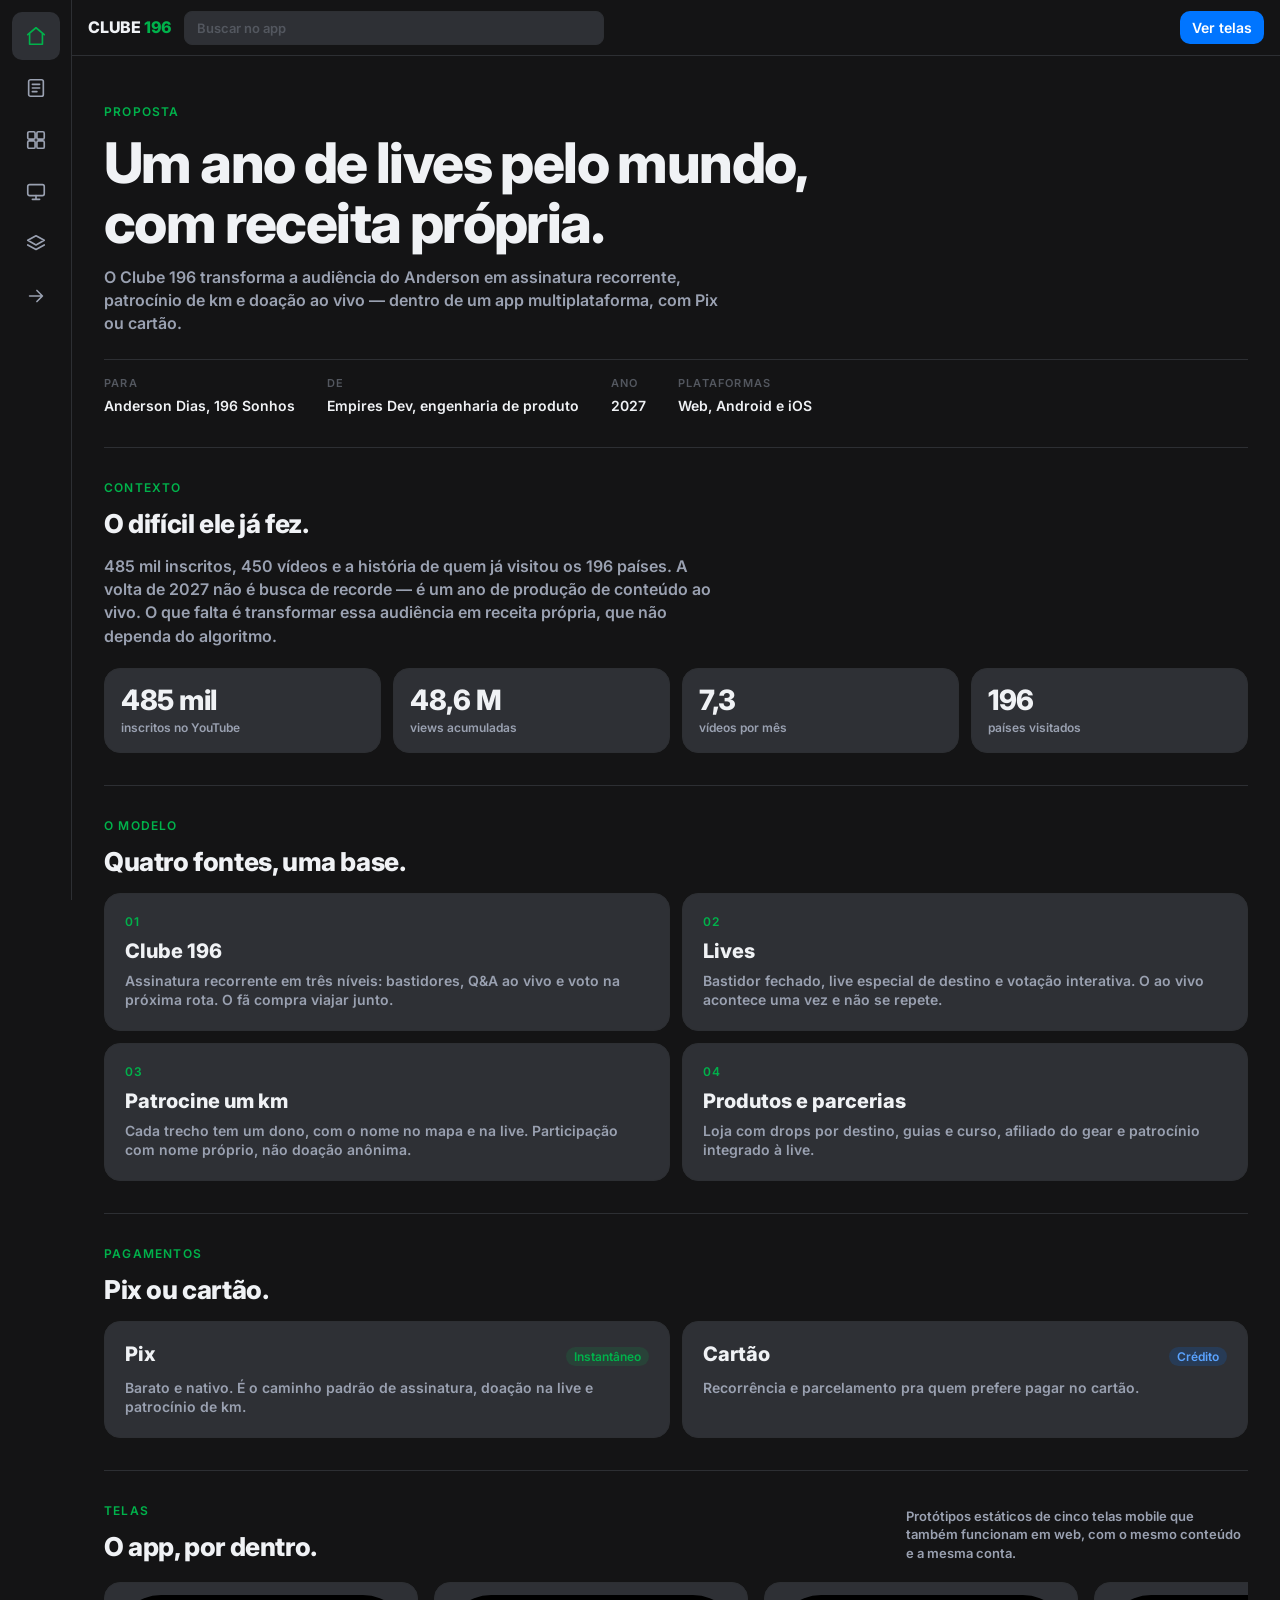
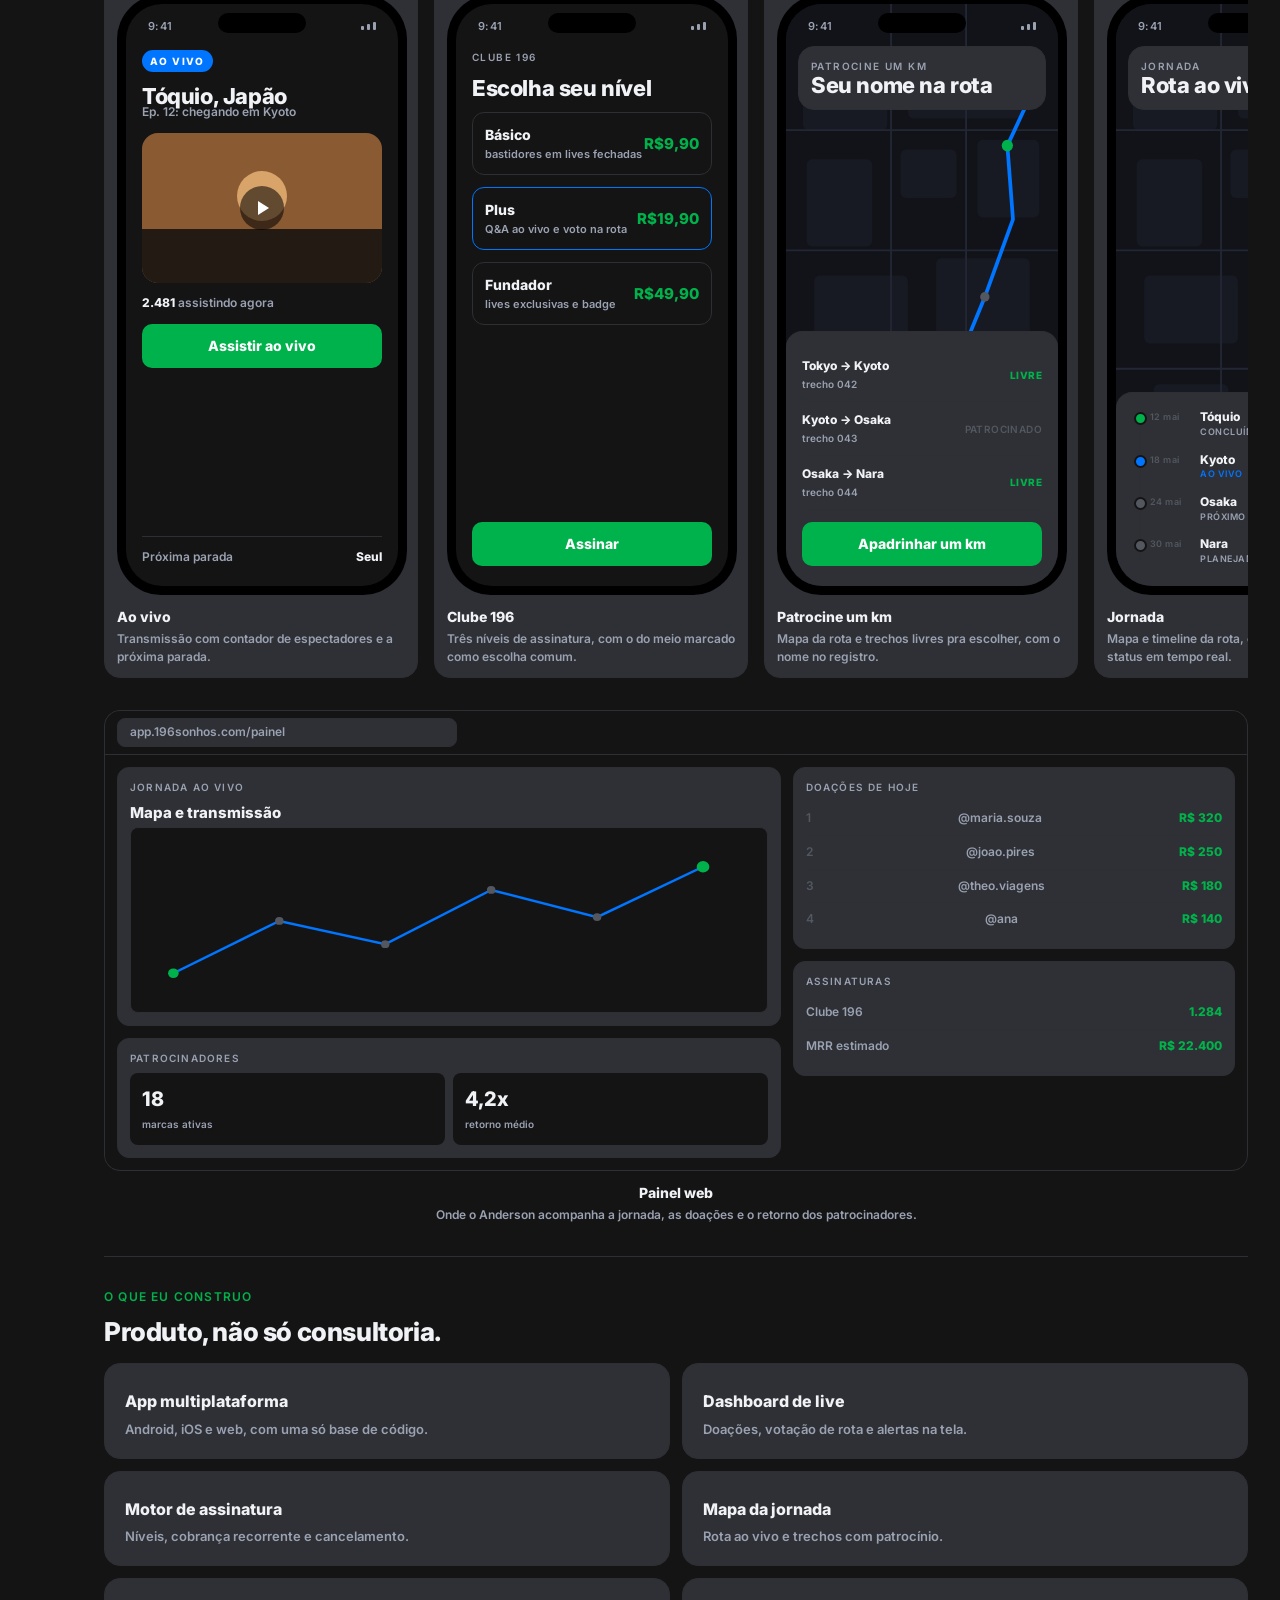
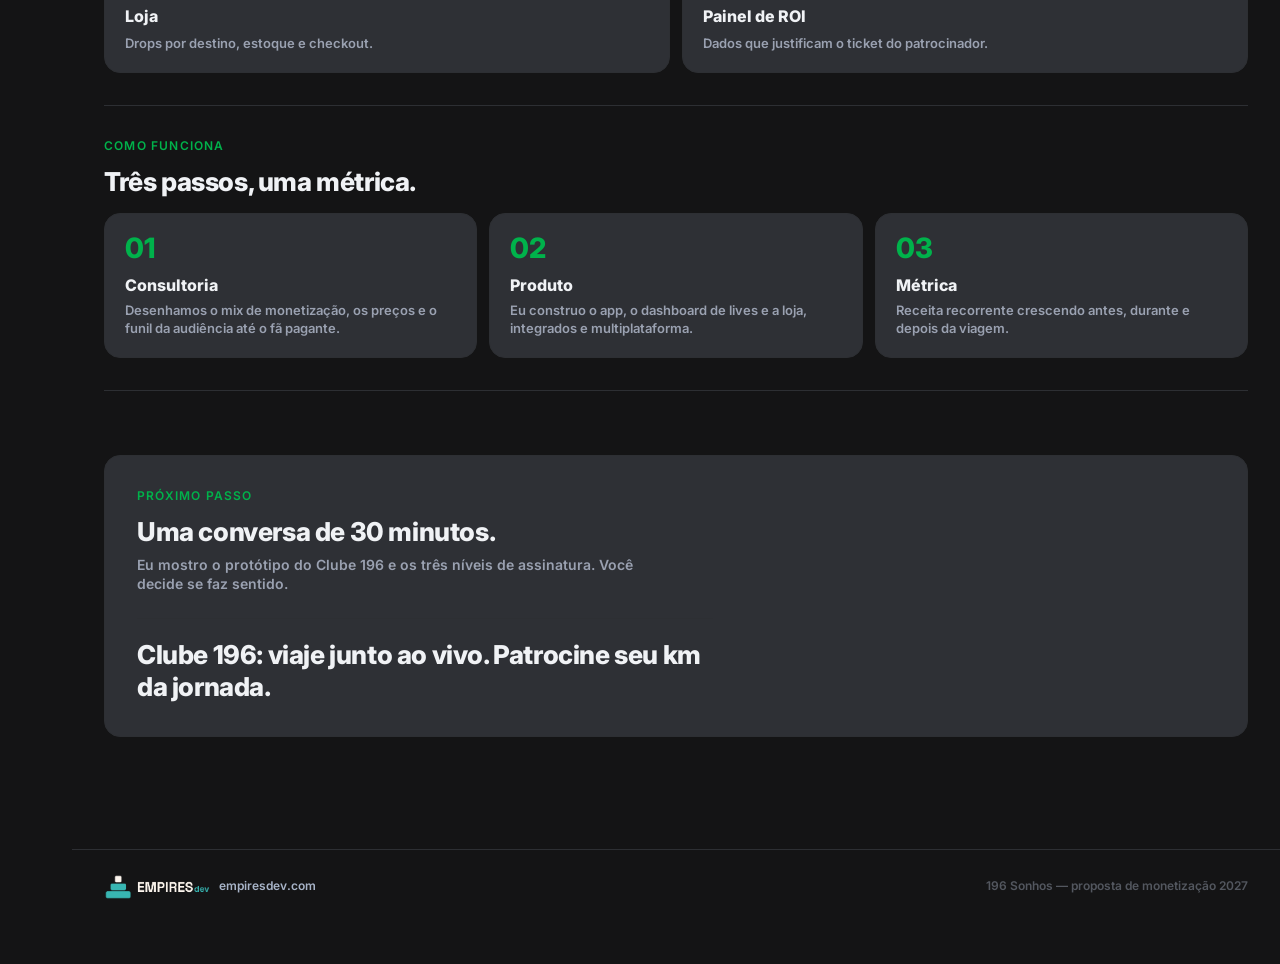
<file: 196-sonhos/index.html>
<!DOCTYPE html>
<html lang="pt-BR">
<head>
<meta charset="UTF-8">
<meta name="viewport" content="width=device-width, initial-scale=1.0">
<meta name="color-scheme" content="dark">
<meta name="robots" content="noindex">
<title>Clube 196 — proposta e telas do app</title>
<link rel="preconnect" href="https://fonts.googleapis.com">
<link rel="preconnect" href="https://fonts.gstatic.com" crossorigin>
<link href="https://fonts.googleapis.com/css2?family=Inter:wght@600;800&display=swap" rel="stylesheet">
<link rel="icon" href="assets/favicon.svg" type="image/svg+xml">
<style>
  :root{
    --canvas:#141415;
    --surface:#2e3035;
    --hairline:#2d2f33;
    --ink:#f0f2f5;
    --muted:#9aa1b1;
    --faint:#53575f;
    --primary:#00b24b;
    --secondary:#0075ff;
    --on-primary:#ffffff;
    --black:#000000;

    --r-xs:4px; --r-sm:6px; --r-md:8px; --r-lg:10px;
    --r-xl:12px; --r-card:16px; --r-full:999px;

    --s-xxs:2px; --s-xs:4px; --s-sm:8px; --s-md:12px;
    --s-lg:16px; --s-xl:20px; --s-xxl:24px; --s-xxxl:32px;

    --emp-navy:#040D20; --emp-cream:#FCF5ED;
    --emp-teal:#38B6B2; --emp-muted:#A8B4C8;
  }
  *{margin:0;padding:0;box-sizing:border-box}
  html{scroll-behavior:smooth}
  body{
    background:var(--canvas);
    color:var(--ink);
    font-family:Inter,sans-serif;
    font-size:14px;
    font-weight:600;
    line-height:1.4;
    -webkit-font-smoothing:antialiased;
  }
  a{color:var(--secondary);text-decoration:none}
  ::selection{background:rgba(0,117,255,.35)}

  /* app shell */
  .rail{
    position:fixed;top:0;bottom:0;left:0;width:72px;z-index:50;
    background:var(--canvas);border-right:1px solid var(--hairline);
    display:flex;flex-direction:column;align-items:center;gap:var(--s-xs);
    padding:var(--s-md) 0;
  }
  .rail a{
    width:48px;height:48px;border-radius:var(--r-lg);
    display:flex;align-items:center;justify-content:center;color:var(--muted);
  }
  .rail a.on{color:var(--primary);background:var(--surface)}
  .rail svg{width:22px;height:22px;stroke:currentColor;fill:none;stroke-width:1.8;stroke-linecap:round;stroke-linejoin:round}
  .main{margin-left:72px;min-height:100vh}

  .topnav{
    position:sticky;top:0;z-index:40;
    display:flex;align-items:center;gap:var(--s-md);
    height:56px;padding:var(--s-sm) var(--s-lg);
    background:var(--canvas);border-bottom:1px solid var(--hairline);
  }
  .brand{font-size:16px;font-weight:800;letter-spacing:-.2px;white-space:nowrap}
  .brand span{color:var(--primary)}
  .search{
    flex:1;max-width:420px;
    background:var(--surface);border:1px solid var(--hairline);
    border-radius:var(--r-md);padding:var(--s-sm) var(--s-md);
    color:var(--ink);font-family:inherit;font-size:13px;font-weight:600;outline:none;
  }
  .search::placeholder{color:var(--faint)}
  .nav-actions{display:flex;gap:var(--s-sm);margin-left:auto}

  .btn{
    display:inline-flex;align-items:center;justify-content:center;gap:6px;
    border:0;border-radius:var(--r-lg);padding:var(--s-sm) var(--s-md);
    font-family:inherit;font-size:14px;font-weight:600;cursor:pointer;white-space:nowrap;
  }
  .btn-primary{background:var(--primary);color:var(--on-primary)}
  .btn-secondary{background:var(--secondary);color:var(--on-primary)}

  .content{max-width:1240px;margin:0 auto;padding:var(--s-xxl) var(--s-xxxl) 80px}

  /* sections */
  .sec{padding:var(--s-xxxl) 0;border-bottom:1px solid var(--hairline)}
  .sec:last-of-type{border-bottom:0}
  .label{
    font-size:12px;font-weight:600;letter-spacing:1.2px;
    text-transform:uppercase;color:var(--primary);margin-bottom:var(--s-md);
  }
  h1{font-size:clamp(34px,4.6vw,56px);font-weight:800;line-height:1.08;letter-spacing:-1.6px}
  h2{font-size:clamp(20px,2.4vw,26px);font-weight:800;line-height:1.15;letter-spacing:-.4px;max-width:22ch}
  h3{font-size:20px;font-weight:800;line-height:1.2}
  .lede{margin-top:var(--s-md);font-size:16px;font-weight:600;line-height:1.45;color:var(--muted);max-width:56ch}
  .sec-head{display:flex;justify-content:space-between;align-items:flex-end;gap:var(--s-lg);margin-bottom:var(--s-lg)}

  /* hero */
  .hero{padding-top:var(--s-xxl)}
  .hero h1{margin-bottom:var(--s-md)}
  .meta{
    display:flex;flex-wrap:wrap;gap:var(--s-xxxl);
    margin-top:var(--s-xxl);padding-top:var(--s-lg);border-top:1px solid var(--hairline);
  }
  .meta div{font-size:14px}
  .meta span{display:block;font-size:11px;font-weight:600;letter-spacing:1.2px;
    text-transform:uppercase;color:var(--faint);margin-bottom:var(--s-xs)}

  /* stat tiles */
  .stats{display:grid;grid-template-columns:repeat(4,1fr);gap:var(--s-md)}
  .stat{background:var(--surface);border:1px solid var(--hairline);
    border-radius:var(--r-card);padding:var(--s-lg)}
  .stat b{display:block;font-size:28px;font-weight:800;line-height:1.1;letter-spacing:-.5px}
  .stat small{display:block;margin-top:var(--s-xs);font-size:12px;color:var(--muted)}

  /* model cards */
  .cards{display:grid;grid-template-columns:1fr 1fr;gap:var(--s-md)}
  .card{background:var(--surface);border:1px solid var(--hairline);
    border-radius:var(--r-card);padding:var(--s-xl)}
  .card .num{font-size:12px;font-weight:600;letter-spacing:1px;color:var(--primary)}
  .card h3{margin:var(--s-sm) 0}
  .card p{font-size:14px;color:var(--muted)}

  /* payments */
  .paygrid{display:grid;grid-template-columns:1fr 1fr;gap:var(--s-md)}
  .paycard{background:var(--surface);border:1px solid var(--hairline);
    border-radius:var(--r-card);padding:var(--s-xl)}
  .paycard h3{display:flex;justify-content:space-between;align-items:baseline;gap:var(--s-md)}
  .pill{display:inline-flex;align-items:center;border-radius:var(--r-full);
    padding:0 var(--s-sm);font-size:12px;font-weight:600;line-height:1.6;white-space:nowrap}
  .pill-green{background:rgba(0,178,75,.14);color:var(--primary)}
  .pill-blue{background:rgba(0,117,255,.16);color:#5aa3ff}
  .paycard p{margin-top:var(--s-md);font-size:14px;color:var(--muted)}

  /* horizontal rail of screens */
  .rail-scroll{
    display:flex;gap:var(--s-lg);overflow-x:auto;
    padding:var(--s-xs) 0 var(--s-md);
    scroll-snap-type:x mandatory;
  }
  .rail-scroll::-webkit-scrollbar{height:6px}
  .rail-scroll::-webkit-scrollbar-thumb{background:var(--hairline);border-radius:var(--r-full)}
  .tile{
    flex:0 0 auto;scroll-snap-align:start;width:314px;
    background:var(--surface);border:1px solid var(--hairline);
    border-radius:var(--r-card);padding:var(--s-md);
  }
  .cap{margin-top:var(--s-md)}
  .cap b{display:block;font-size:14px;font-weight:800}
  .cap span{display:block;font-size:12px;color:var(--muted);margin-top:var(--s-xs);line-height:1.45}

  /* phone */
  .phone{
    width:290px;height:600px;margin:0 auto;
    background:var(--black);border-radius:44px;padding:9px;
  }
  .screen{
    width:100%;height:100%;background:var(--canvas);border-radius:36px;
    overflow:hidden;display:flex;flex-direction:column;position:relative;
  }
  .notch{position:absolute;top:9px;left:50%;transform:translateX(-50%);
    width:88px;height:20px;background:var(--black);border-radius:var(--r-full);z-index:5}
  .status{display:flex;justify-content:space-between;align-items:center;position:relative;z-index:3;
    padding:15px 22px 0;font-size:11px;font-weight:600;color:var(--muted);letter-spacing:.4px}
  .bars{display:flex;gap:3px;align-items:flex-end}
  .bars i{display:block;width:3px;background:var(--muted);border-radius:1px}
  .bars i:nth-child(1){height:4px}
  .bars i:nth-child(2){height:6px}
  .bars i:nth-child(3){height:8px}
  .scr{padding:var(--s-lg) var(--s-lg) var(--s-xl);
    display:flex;flex-direction:column;gap:var(--s-md);flex:1;min-height:0}
  .k{font-size:10px;letter-spacing:1.4px;text-transform:uppercase;color:var(--muted);font-weight:600}
  .livebadge{
    display:inline-flex;align-items:center;width:max-content;
    background:var(--secondary);color:var(--on-primary);
    font-size:10px;font-weight:800;letter-spacing:1.4px;
    padding:var(--s-xs) var(--s-sm);border-radius:var(--r-full);text-transform:uppercase;
  }
  .scr h4{font-size:22px;font-weight:800;letter-spacing:-.4px;line-height:1.1}
  .scr .sub{font-size:12px;color:var(--muted);margin-top:-4px}
  .media{height:150px;border-radius:var(--r-card);overflow:hidden;position:relative;background:#2a2320}
  .media .sky{position:absolute;inset:0;background:#8a5a33}
  .media .sun{position:absolute;width:50px;height:50px;border-radius:50%;background:#d9a46a;top:38px;left:50%;transform:translateX(-50%)}
  .media .ground{position:absolute;left:0;right:0;bottom:0;height:54px;background:#231a14}
  .media .play{position:absolute;inset:0;display:flex;align-items:center;justify-content:center}
  .media .play span{width:44px;height:44px;border-radius:50%;background:rgba(0,0,0,.55);
    display:flex;align-items:center;justify-content:center}
  .media .play span::after{content:"";display:block;width:0;height:0;margin-left:3px;
    border-left:11px solid #fff;border-top:7px solid transparent;border-bottom:7px solid transparent}
  .viewers{font-size:12px;color:var(--muted)}
  .viewers b{color:var(--ink);font-weight:800}
  .btn-green{display:flex;align-items:center;justify-content:center;height:44px;
    border-radius:var(--r-lg);background:var(--primary);color:var(--on-primary);
    font-weight:800;font-size:14px}
  .nextbar{margin-top:auto;border-top:1px solid var(--hairline);padding-top:var(--s-md);
    font-size:12px;color:var(--muted);display:flex;justify-content:space-between}
  .nextbar b{color:var(--ink);font-weight:800}

  .tier{border:1px solid var(--hairline);border-radius:var(--r-xl);
    padding:var(--s-md);display:flex;justify-content:space-between;align-items:center;
    background:var(--canvas)}
  .tier.sel{border-color:var(--secondary)}
  .tier .tn{font-size:14px;font-weight:800}
  .tier .td{font-size:11px;color:var(--muted);margin-top:2px}
  .tier .tp{font-size:15px;font-weight:800;color:var(--primary)}

  .mapbg{position:absolute;inset:0;z-index:0;background:#111319}
  .mapbg svg{display:block;width:100%;height:100%}
  .maphead{position:relative;z-index:2;margin:var(--s-md) var(--s-md) 0;
    background:var(--surface);border:1px solid var(--hairline);
    border-radius:var(--r-card);padding:var(--s-md)}
  .scr-map{padding:0;gap:0;position:relative;z-index:1}
  .sheet{margin-top:auto;background:var(--surface);border-top:1px solid var(--hairline);
    border-radius:var(--r-card) var(--r-card) 0 0;padding:var(--s-lg) var(--s-lg) var(--s-xl)}
  .route-row{display:flex;justify-content:space-between;align-items:center;
    padding:10px 0;border-bottom:1px solid var(--hairline);font-size:12px}
  .route-row:last-child{border-bottom:0}
  .route-row .rn{font-weight:800}
  .route-row .rs{color:var(--muted);font-size:10px;margin-top:2px}
  .free{color:var(--primary);font-weight:800;font-size:10px;letter-spacing:.4px}
  .taken{color:var(--faint);font-weight:600;font-size:10px;letter-spacing:.4px}

  .timeline{position:relative;display:flex;flex-direction:column;gap:13px;padding-left:18px}
  .timeline::before{content:"";position:absolute;left:8px;top:6px;bottom:6px;width:1px;background:var(--hairline)}
  .tl{position:relative;display:flex;gap:10px;align-items:flex-start}
  .tl::before{content:"";position:absolute;left:-16px;top:3px;width:9px;height:9px;border-radius:50%;
    background:var(--faint);border:2px solid var(--canvas);box-sizing:content-box}
  .tl.done::before{background:var(--primary)}
  .tl.now::before{background:var(--secondary)}
  .tl .d{width:40px;flex:none;font-size:9px;color:var(--faint);letter-spacing:.4px;padding-top:2px}
  .tl .c{font-size:12px;font-weight:800}
  .tl .s{font-size:9px;color:var(--muted);letter-spacing:.5px;text-transform:uppercase}
  .tl.now .s{color:var(--secondary)}

  .shop-item{display:flex;gap:var(--s-md);align-items:center;
    padding-bottom:var(--s-md);border-bottom:1px solid var(--hairline)}
  .shop-item:last-of-type{border-bottom:0}
  .thumb{width:48px;height:48px;border-radius:var(--r-md);flex:none}
  .shop-item .si{flex:1}
  .shop-item .sn{font-size:13px;font-weight:800}
  .shop-item .sd{font-size:11px;color:var(--muted);margin-top:2px}
  .shop-item .sp{font-size:13px;font-weight:800;color:var(--ink)}

  /* web dashboard */
  .browser{margin-top:var(--s-xl);background:var(--surface);
    border:1px solid var(--hairline);border-radius:var(--r-card);overflow:hidden}
  .browser .bar{height:44px;background:var(--canvas);border-bottom:1px solid var(--hairline);
    display:flex;align-items:center;padding:0 var(--s-md)}
  .url{background:var(--surface);border:1px solid var(--hairline);border-radius:var(--r-md);
    color:var(--muted);font-size:12px;padding:5px var(--s-md);max-width:340px;flex:1}
  .dash{display:grid;grid-template-columns:1.5fr 1fr;gap:var(--s-md);padding:var(--s-md);background:var(--canvas)}
  .panel{background:var(--surface);border:1px solid var(--hairline);
    border-radius:var(--r-xl);padding:var(--s-md)}
  .panel .pt{font-size:10px;font-weight:600;letter-spacing:1.2px;text-transform:uppercase;color:var(--muted);margin-bottom:var(--s-sm)}
  .panel h5{font-size:15px;font-weight:800;margin-bottom:var(--s-xs)}
  .bigmap{height:186px;position:relative;background:var(--canvas);border-radius:var(--r-md);overflow:hidden;border:1px solid var(--hairline)}
  .bigmap svg{position:absolute;inset:0;width:100%;height:100%}
  .lead-row{display:flex;justify-content:space-between;align-items:center;
    padding:8px 0;border-bottom:1px solid var(--hairline);font-size:12px;color:var(--muted)}
  .lead-row:last-child{border-bottom:0}
  .lead-row .rank{color:var(--faint);width:16px}
  .lead-row .amt{color:var(--primary);font-weight:800}
  .kpi{display:grid;grid-template-columns:1fr 1fr;gap:var(--s-sm)}
  .kpi div{background:var(--canvas);border-radius:var(--r-md);padding:var(--s-md)}
  .kpi b{display:block;font-size:20px;font-weight:800;color:var(--ink)}
  .kpi small{font-size:10px;color:var(--muted)}

  /* deliverables + steps */
  .deliv{display:grid;grid-template-columns:1fr 1fr;gap:var(--s-md)}
  .deliv .card h3{font-size:16px}
  .deliv .card p{font-size:13px;margin-top:var(--s-xs)}
  .steps{display:grid;grid-template-columns:repeat(3,1fr);gap:var(--s-md)}
  .step{background:var(--surface);border:1px solid var(--hairline);
    border-radius:var(--r-card);padding:var(--s-xl)}
  .step .n{font-size:28px;font-weight:800;color:var(--primary);line-height:1;margin-bottom:var(--s-md)}
  .step b{display:block;font-size:16px;font-weight:800;margin-bottom:var(--s-xs)}
  .step p{font-size:13px;color:var(--muted)}

  /* closing */
  .closing{background:var(--surface);border:1px solid var(--hairline);
    border-radius:var(--r-card);padding:var(--s-xxxl);margin-top:var(--s-xxxl)}
  .closing .label{color:var(--primary)}
  .closing h2{max-width:26ch}
  .closing p{margin-top:var(--s-sm);font-size:14px;color:var(--muted);max-width:56ch}
  .ctaline{margin-top:var(--s-xxl);padding-top:var(--s-xl);border-top:1px solid var(--hairline);
    font-size:clamp(18px,2.4vw,26px);font-weight:800;line-height:1.25;letter-spacing:-.4px;max-width:32ch}
  .closing .btn{margin-top:var(--s-xl)}

  footer{max-width:1240px;margin:0 auto;padding:var(--s-xxl) var(--s-xxxl) 64px;
    display:flex;justify-content:space-between;align-items:center;flex-wrap:wrap;gap:var(--s-md);
    font-size:12px;color:var(--faint);border-top:1px solid var(--hairline)}
  .madeby{display:inline-flex;align-items:center;gap:var(--s-sm);color:var(--emp-muted)}
  .madeby img{display:block;height:26px;width:auto}
  .madeby span{font-size:12px;font-weight:600;color:var(--emp-muted)}
  .madeby:hover span{color:var(--emp-teal)}

  @media (max-width:1024px){
    .stats{grid-template-columns:1fr 1fr}
    .cards,.paygrid,.deliv,.steps{grid-template-columns:1fr}
    .dash{grid-template-columns:1fr}
  }
  @media (max-width:768px){
    .main{margin-left:0}
    .rail{display:none}
    .search{display:none}
    .content{padding:var(--s-lg) var(--s-lg) 64px}
    .meta{gap:var(--s-xl)}
    .tile{width:290px}
  }
</style>
</head>
<body>

<nav class="rail" aria-label="Seções">
  <a href="#topo" class="on" title="Início">
    <svg viewBox="0 0 24 24"><path d="M3 10.5 12 3l9 7.5"/><path d="M5 9.5V21h14V9.5"/></svg>
  </a>
  <a href="#contexto" title="Contexto">
    <svg viewBox="0 0 24 24"><rect x="4" y="3" width="16" height="18" rx="2"/><path d="M8 8h8M8 12h8M8 16h5"/></svg>
  </a>
  <a href="#modelo" title="Modelo">
    <svg viewBox="0 0 24 24"><rect x="3" y="3" width="8" height="8" rx="1.5"/><rect x="13" y="3" width="8" height="8" rx="1.5"/><rect x="3" y="13" width="8" height="8" rx="1.5"/><rect x="13" y="13" width="8" height="8" rx="1.5"/></svg>
  </a>
  <a href="#telas" title="Telas">
    <svg viewBox="0 0 24 24"><rect x="3" y="4" width="18" height="12" rx="2"/><path d="M8 20h8M12 16v4"/></svg>
  </a>
  <a href="#produto" title="Produto">
    <svg viewBox="0 0 24 24"><path d="M12 3 3 8l9 5 9-5-9-5Z"/><path d="M3 13l9 5 9-5"/></svg>
  </a>
  <a href="#proximo" title="Próximo passo">
    <svg viewBox="0 0 24 24"><path d="M5 12h14M13 6l6 6-6 6"/></svg>
  </a>
</nav>

<div class="main" id="topo">

  <header class="topnav">
    <div class="brand">CLUBE <span>196</span></div>
    <input class="search" type="text" placeholder="Buscar no app" aria-label="Buscar">
    <div class="nav-actions">
      <button class="btn btn-secondary">Ver telas</button>
    </div>
  </header>

  <main class="content">

    <section class="sec hero">
      <div class="label">Proposta</div>
      <h1>Um ano de lives pelo mundo,<br>com receita própria.</h1>
      <p class="lede">O Clube 196 transforma a audiência do Anderson em assinatura recorrente, patrocínio de km e doação ao vivo — dentro de um app multiplataforma, com Pix ou cartão.</p>
      <div class="meta">
        <div><span>Para</span>Anderson Dias, 196 Sonhos</div>
        <div><span>De</span>Empires Dev, engenharia de produto</div>
        <div><span>Ano</span>2027</div>
        <div><span>Plataformas</span>Web, Android e iOS</div>
      </div>
    </section>

    <section class="sec" id="contexto">
      <div class="sec-head">
        <div>
          <div class="label">Contexto</div>
          <h2>O difícil ele já fez.</h2>
        </div>
      </div>
      <p class="lede" style="margin-bottom:var(--s-xl)">485 mil inscritos, 450 vídeos e a história de quem já visitou os 196 países. A volta de 2027 não é busca de recorde — é um ano de produção de conteúdo ao vivo. O que falta é transformar essa audiência em receita própria, que não dependa do algoritmo.</p>
      <div class="stats">
        <div class="stat"><b>485 mil</b><small>inscritos no YouTube</small></div>
        <div class="stat"><b>48,6 M</b><small>views acumuladas</small></div>
        <div class="stat"><b>7,3</b><small>vídeos por mês</small></div>
        <div class="stat"><b>196</b><small>países visitados</small></div>
      </div>
    </section>

    <section class="sec" id="modelo">
      <div class="sec-head">
        <div>
          <div class="label">O modelo</div>
          <h2>Quatro fontes, uma base.</h2>
        </div>
      </div>
      <div class="cards">
        <div class="card">
          <div class="num">01</div>
          <h3>Clube 196</h3>
          <p>Assinatura recorrente em três níveis: bastidores, Q&amp;A ao vivo e voto na próxima rota. O fã compra viajar junto.</p>
        </div>
        <div class="card">
          <div class="num">02</div>
          <h3>Lives</h3>
          <p>Bastidor fechado, live especial de destino e votação interativa. O ao vivo acontece uma vez e não se repete.</p>
        </div>
        <div class="card">
          <div class="num">03</div>
          <h3>Patrocine um km</h3>
          <p>Cada trecho tem um dono, com o nome no mapa e na live. Participação com nome próprio, não doação anônima.</p>
        </div>
        <div class="card">
          <div class="num">04</div>
          <h3>Produtos e parcerias</h3>
          <p>Loja com drops por destino, guias e curso, afiliado do gear e patrocínio integrado à live.</p>
        </div>
      </div>
    </section>

    <section class="sec">
      <div class="sec-head">
        <div>
          <div class="label">Pagamentos</div>
          <h2>Pix ou cartão.</h2>
        </div>
      </div>
      <div class="paygrid">
        <div class="paycard">
          <h3>Pix <span class="pill pill-green">Instantâneo</span></h3>
          <p>Barato e nativo. É o caminho padrão de assinatura, doação na live e patrocínio de km.</p>
        </div>
        <div class="paycard">
          <h3>Cartão <span class="pill pill-blue">Crédito</span></h3>
          <p>Recorrência e parcelamento pra quem prefere pagar no cartão.</p>
        </div>
      </div>
    </section>

    <section class="sec" id="telas">
      <div class="sec-head">
        <div>
          <div class="label">Telas</div>
          <h2>O app, por dentro.</h2>
        </div>
        <p style="font-size:13px;color:var(--muted);max-width:38ch">Protótipos estáticos de cinco telas mobile que também funcionam em web, com o mesmo conteúdo e a mesma conta.</p>
      </div>

      <div class="rail-scroll">

        <div class="tile">
          <div class="phone"><div class="screen">
            <div class="notch"></div>
            <div class="status"><span>9:41</span><span class="bars"><i></i><i></i><i></i></span></div>
            <div class="scr">
              <span class="livebadge">Ao vivo</span>
              <div>
                <h4>Tóquio, Japão</h4>
                <div class="sub">Ep. 12: chegando em Kyoto</div>
              </div>
              <div class="media">
                <div class="sky"></div><div class="sun"></div><div class="ground"></div>
                <div class="play"><span></span></div>
              </div>
              <div class="viewers"><b>2.481</b> assistindo agora</div>
              <div class="btn-green">Assistir ao vivo</div>
              <div class="nextbar"><span>Próxima parada</span><b>Seul</b></div>
            </div>
          </div></div>
          <div class="cap"><b>Ao vivo</b><span>Transmissão com contador de espectadores e a próxima parada.</span></div>
        </div>

        <div class="tile">
          <div class="phone"><div class="screen">
            <div class="notch"></div>
            <div class="status"><span>9:41</span><span class="bars"><i></i><i></i><i></i></span></div>
            <div class="scr">
              <div class="k">Clube 196</div>
              <h4>Escolha seu nível</h4>
              <div class="tier">
                <div><div class="tn">Básico</div><div class="td">bastidores em lives fechadas</div></div>
                <div class="tp">R$9,90</div>
              </div>
              <div class="tier sel">
                <div><div class="tn">Plus</div><div class="td">Q&amp;A ao vivo e voto na rota</div></div>
                <div class="tp">R$19,90</div>
              </div>
              <div class="tier">
                <div><div class="tn">Fundador</div><div class="td">lives exclusivas e badge</div></div>
                <div class="tp">R$49,90</div>
              </div>
              <div class="btn-green" style="margin-top:auto">Assinar</div>
            </div>
          </div></div>
          <div class="cap"><b>Clube 196</b><span>Três níveis de assinatura, com o do meio marcado como escolha comum.</span></div>
        </div>

        <div class="tile">
          <div class="phone"><div class="screen">
            <div class="mapbg">
              <svg viewBox="0 0 290 600" preserveAspectRatio="none">
                <rect width="290" height="600" fill="#111319"/>
                <g fill="#171a22">
                  <rect x="18" y="70" width="90" height="60" rx="6"/>
                  <rect x="130" y="48" width="120" height="70" rx="6"/>
                  <rect x="22" y="160" width="70" height="90" rx="6"/>
                  <rect x="122" y="150" width="60" height="50" rx="6"/>
                  <rect x="204" y="140" width="66" height="80" rx="6"/>
                  <rect x="30" y="280" width="100" height="70" rx="6"/>
                  <rect x="160" y="262" width="100" height="90" rx="6"/>
                  <rect x="40" y="392" width="80" height="80" rx="6"/>
                  <rect x="152" y="392" width="108" height="70" rx="6"/>
                  <rect x="60" y="510" width="100" height="70" rx="6"/>
                  <rect x="192" y="500" width="80" height="90" rx="6"/>
                </g>
                <g stroke="#232734" stroke-width="2" fill="none">
                  <path d="M0 130 H290"/><path d="M0 254 H290"/><path d="M0 376 H290"/><path d="M0 498 H290"/>
                  <path d="M112 0 V600"/><path d="M192 0 V600"/>
                </g>
                <polyline points="42,506 92,436 132,474 178,382 212,302 242,222 236,146 262,92" fill="none" stroke="#0075ff" stroke-width="4" stroke-linecap="round" stroke-linejoin="round"/>
                <circle cx="42" cy="506" r="6" fill="#00b24b"/>
                <circle cx="132" cy="474" r="5" fill="#53575f"/>
                <circle cx="212" cy="302" r="5" fill="#53575f"/>
                <circle cx="236" cy="146" r="6" fill="#00b24b"/>
              </svg>
            </div>
            <div class="notch"></div>
            <div class="status"><span>9:41</span><span class="bars"><i></i><i></i><i></i></span></div>
            <div class="scr scr-map">
              <div class="maphead">
                <div class="k">Patrocine um km</div>
                <h4>Seu nome na rota</h4>
              </div>
              <div class="sheet">
                <div class="route-row"><div><div class="rn">Tokyo → Kyoto</div><div class="rs">trecho 042</div></div><span class="free">LIVRE</span></div>
                <div class="route-row"><div><div class="rn">Kyoto → Osaka</div><div class="rs">trecho 043</div></div><span class="taken">PATROCINADO</span></div>
                <div class="route-row"><div><div class="rn">Osaka → Nara</div><div class="rs">trecho 044</div></div><span class="free">LIVRE</span></div>
                <div class="btn-green" style="margin-top:var(--s-md)">Apadrinhar um km</div>
              </div>
            </div>
          </div></div>
          <div class="cap"><b>Patrocine um km</b><span>Mapa da rota e trechos livres pra escolher, com o nome no registro.</span></div>
        </div>

        <div class="tile">
          <div class="phone"><div class="screen">
            <div class="mapbg">
              <svg viewBox="0 0 290 600" preserveAspectRatio="none">
                <rect width="290" height="600" fill="#111319"/>
                <g fill="#171a22">
                  <rect x="18" y="70" width="90" height="60" rx="6"/>
                  <rect x="130" y="48" width="120" height="70" rx="6"/>
                  <rect x="22" y="160" width="70" height="90" rx="6"/>
                  <rect x="122" y="150" width="60" height="50" rx="6"/>
                  <rect x="204" y="140" width="66" height="80" rx="6"/>
                  <rect x="30" y="280" width="100" height="70" rx="6"/>
                  <rect x="160" y="262" width="100" height="90" rx="6"/>
                  <rect x="40" y="392" width="80" height="80" rx="6"/>
                  <rect x="152" y="392" width="108" height="70" rx="6"/>
                  <rect x="60" y="510" width="100" height="70" rx="6"/>
                  <rect x="192" y="500" width="80" height="90" rx="6"/>
                </g>
                <g stroke="#232734" stroke-width="2" fill="none">
                  <path d="M0 130 H290"/><path d="M0 254 H290"/><path d="M0 376 H290"/><path d="M0 498 H290"/>
                  <path d="M112 0 V600"/><path d="M192 0 V600"/>
                </g>
                <polyline points="42,506 92,436 132,474 178,382 212,302 242,222 236,146 262,92" fill="none" stroke="#0075ff" stroke-width="4" stroke-linecap="round" stroke-linejoin="round"/>
                <circle cx="42" cy="506" r="6" fill="#00b24b"/>
                <circle cx="132" cy="474" r="5" fill="#53575f"/>
                <circle cx="212" cy="302" r="5" fill="#53575f"/>
                <circle cx="236" cy="146" r="6" fill="#00b24b"/>
              </svg>
            </div>
            <div class="notch"></div>
            <div class="status"><span>9:41</span><span class="bars"><i></i><i></i><i></i></span></div>
            <div class="scr scr-map">
              <div class="maphead">
                <div class="k">Jornada</div>
                <h4>Rota ao vivo</h4>
              </div>
              <div class="sheet">
                <div class="timeline">
                  <div class="tl done"><span class="d">12 mai</span><div><div class="c">Tóquio</div><div class="s">Concluído</div></div></div>
                  <div class="tl now"><span class="d">18 mai</span><div><div class="c">Kyoto</div><div class="s">Ao vivo</div></div></div>
                  <div class="tl"><span class="d">24 mai</span><div><div class="c">Osaka</div><div class="s">Próximo</div></div></div>
                  <div class="tl"><span class="d">30 mai</span><div><div class="c">Nara</div><div class="s">Planejado</div></div></div>
                </div>
              </div>
            </div>
          </div></div>
          <div class="cap"><b>Jornada</b><span>Mapa e timeline da rota, com paradas, datas e status em tempo real.</span></div>
        </div>

        <div class="tile">
          <div class="phone"><div class="screen">
            <div class="notch"></div>
            <div class="status"><span>9:41</span><span class="bars"><i></i><i></i><i></i></span></div>
            <div class="scr">
              <div class="k">Loja</div>
              <h4>Drops da jornada</h4>
              <div class="shop-item"><div class="thumb" style="background:#8a5a33"></div><div class="si"><div class="sn">Camiseta 196</div><div class="sd">drop Tóquio</div></div><div class="sp">R$129</div></div>
              <div class="shop-item"><div class="thumb" style="background:#231a14"></div><div class="si"><div class="sn">Pôster Kyoto</div><div class="sd">edição 042</div></div><div class="sp">R$59</div></div>
              <div class="shop-item"><div class="thumb" style="background:#6b4a2f"></div><div class="si"><div class="sn">Kit Fundador</div><div class="sd">camiseta, pôster e badge</div></div><div class="sp">R$249</div></div>
              <div class="shop-item"><div class="thumb" style="background:#3a2a1e"></div><div class="si"><div class="sn">Copo 196</div><div class="sd">drop Ásia</div></div><div class="sp">R$79</div></div>
              <div class="btn-green" style="margin-top:auto">Ver a loja</div>
            </div>
          </div></div>
          <div class="cap"><b>Loja</b><span>Drops por destino, edição limitada por trecho e bundle de fundador.</span></div>
        </div>

      </div>

      <div class="browser">
        <div class="bar"><div class="url">app.196sonhos.com/painel</div></div>
        <div class="dash">
          <div>
            <div class="panel" style="margin-bottom:var(--s-md)">
              <div class="pt">Jornada ao vivo</div>
              <h5>Mapa e transmissão</h5>
              <div class="bigmap">
                <svg viewBox="0 0 600 190" preserveAspectRatio="none">
                  <polyline points="40,150 140,96 240,120 340,64 440,92 540,40" fill="none" stroke="#0075ff" stroke-width="2.5" stroke-linecap="round"/>
                  <circle cx="40" cy="150" r="5" fill="#00b24b"/>
                  <circle cx="140" cy="96" r="4" fill="#53575f"/>
                  <circle cx="240" cy="120" r="4" fill="#53575f"/>
                  <circle cx="340" cy="64" r="4" fill="#53575f"/>
                  <circle cx="440" cy="92" r="4" fill="#53575f"/>
                  <circle cx="540" cy="40" r="6" fill="#00b24b"/>
                </svg>
              </div>
            </div>
            <div class="panel">
              <div class="pt">Patrocinadores</div>
              <div class="kpi">
                <div><b>18</b><small>marcas ativas</small></div>
                <div><b>4,2x</b><small>retorno médio</small></div>
              </div>
            </div>
          </div>
          <div>
            <div class="panel" style="margin-bottom:var(--s-md)">
              <div class="pt">Doações de hoje</div>
              <div class="lead-row"><span class="rank">1</span><span>@maria.souza</span><span class="amt">R$ 320</span></div>
              <div class="lead-row"><span class="rank">2</span><span>@joao.pires</span><span class="amt">R$ 250</span></div>
              <div class="lead-row"><span class="rank">3</span><span>@theo.viagens</span><span class="amt">R$ 180</span></div>
              <div class="lead-row"><span class="rank">4</span><span>@ana</span><span class="amt">R$ 140</span></div>
            </div>
            <div class="panel">
              <div class="pt">Assinaturas</div>
              <div class="lead-row"><span>Clube 196</span><span class="amt">1.284</span></div>
              <div class="lead-row"><span>MRR estimado</span><span class="amt">R$ 22.400</span></div>
            </div>
          </div>
        </div>
      </div>
      <div class="cap" style="max-width:640px;margin:var(--s-md) auto 0;text-align:center">
        <b>Painel web</b>
        <span>Onde o Anderson acompanha a jornada, as doações e o retorno dos patrocinadores.</span>
      </div>
    </section>

    <section class="sec" id="produto">
      <div class="sec-head">
        <div>
          <div class="label">O que eu construo</div>
          <h2>Produto, não só consultoria.</h2>
        </div>
      </div>
      <div class="deliv">
        <div class="card"><h3>App multiplataforma</h3><p>Android, iOS e web, com uma só base de código.</p></div>
        <div class="card"><h3>Dashboard de live</h3><p>Doações, votação de rota e alertas na tela.</p></div>
        <div class="card"><h3>Motor de assinatura</h3><p>Níveis, cobrança recorrente e cancelamento.</p></div>
        <div class="card"><h3>Mapa da jornada</h3><p>Rota ao vivo e trechos com patrocínio.</p></div>
        <div class="card"><h3>Loja</h3><p>Drops por destino, estoque e checkout.</p></div>
        <div class="card"><h3>Painel de ROI</h3><p>Dados que justificam o ticket do patrocinador.</p></div>
      </div>
    </section>

    <section class="sec">
      <div class="sec-head">
        <div>
          <div class="label">Como funciona</div>
          <h2>Três passos, uma métrica.</h2>
        </div>
      </div>
      <div class="steps">
        <div class="step"><div class="n">01</div><b>Consultoria</b><p>Desenhamos o mix de monetização, os preços e o funil da audiência até o fã pagante.</p></div>
        <div class="step"><div class="n">02</div><b>Produto</b><p>Eu construo o app, o dashboard de lives e a loja, integrados e multiplataforma.</p></div>
        <div class="step"><div class="n">03</div><b>Métrica</b><p>Receita recorrente crescendo antes, durante e depois da viagem.</p></div>
      </div>
    </section>

    <section class="sec" id="proximo" style="border-bottom:0">
      <div class="closing">
        <div class="label">Próximo passo</div>
        <h2>Uma conversa de 30 minutos.</h2>
        <p>Eu mostro o protótipo do Clube 196 e os três níveis de assinatura. Você decide se faz sentido.</p>
        <div class="ctaline">Clube 196: viaje junto ao vivo. Patrocine seu km da jornada.</div>
      </div>
    </section>

  </main>

  <footer>
    <a class="madeby" href="https://empiresdev.com" target="_blank" rel="noopener">
      <img src="assets/empires-logo.png" alt="Empires Dev">
      <span>empiresdev.com</span>
    </a>
    <span>196 Sonhos — proposta de monetização 2027</span>
  </footer>

</div>

</body>
</html>
</file>
